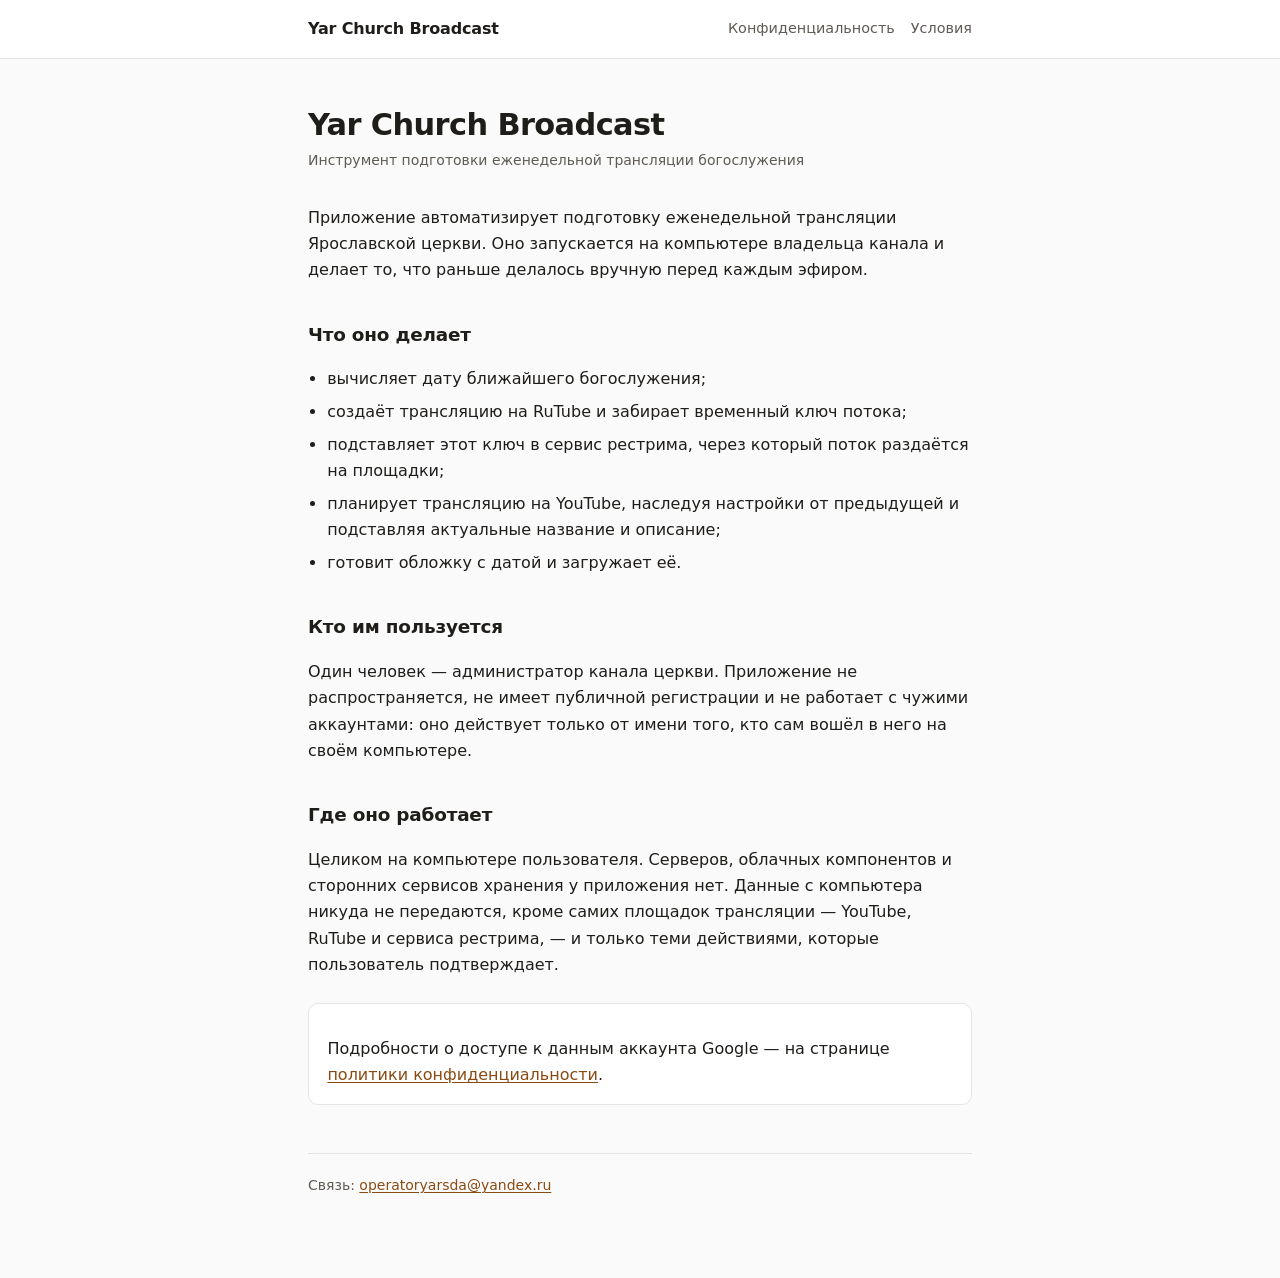
<file: index.html>
<!doctype html>
<html lang="ru">
<head>
<meta charset="utf-8">
<meta name="viewport" content="width=device-width, initial-scale=1">
<meta name="color-scheme" content="light dark">
<title>Yar Church Broadcast</title>
<link rel="stylesheet" href="style.css">
</head>
<body>

<header>
  <div class="inner">
    <strong>Yar Church Broadcast</strong>
    <nav>
      <a href="privacy.html">Конфиденциальность</a>
      <a href="terms.html">Условия</a>
    </nav>
  </div>
</header>

<main>
  <h1>Yar Church Broadcast</h1>
  <p class="updated">Инструмент подготовки еженедельной трансляции богослужения</p>

  <p>
    Приложение автоматизирует подготовку еженедельной трансляции Ярославской
    церкви. Оно запускается на компьютере владельца канала и делает то, что
    раньше делалось вручную перед каждым эфиром.
  </p>

  <h2>Что оно делает</h2>
  <ul>
    <li>вычисляет дату ближайшего богослужения;</li>
    <li>создаёт трансляцию на RuTube и забирает временный ключ потока;</li>
    <li>подставляет этот ключ в сервис рестрима, через который поток
      раздаётся на площадки;</li>
    <li>планирует трансляцию на YouTube, наследуя настройки от предыдущей и
      подставляя актуальные название и описание;</li>
    <li>готовит обложку с датой и загружает её.</li>
  </ul>

  <h2>Кто им пользуется</h2>
  <p>
    Один человек — администратор канала церкви. Приложение не распространяется,
    не имеет публичной регистрации и не работает с чужими аккаунтами: оно
    действует только от имени того, кто сам вошёл в него на своём компьютере.
  </p>

  <h2>Где оно работает</h2>
  <p>
    Целиком на компьютере пользователя. Серверов, облачных компонентов и
    сторонних сервисов хранения у приложения нет. Данные с компьютера никуда
    не передаются, кроме самих площадок трансляции — YouTube, RuTube и сервиса
    рестрима, — и только теми действиями, которые пользователь подтверждает.
  </p>

  <div class="note">
    <p>
      Подробности о доступе к данным аккаунта Google —
      на странице <a href="privacy.html">политики конфиденциальности</a>.
    </p>
  </div>

  <footer>
    Связь: <a href="mailto:operatoryarsda@yandex.ru">operatoryarsda@yandex.ru</a>
  </footer>
</main>

</body>
</html>
</file>
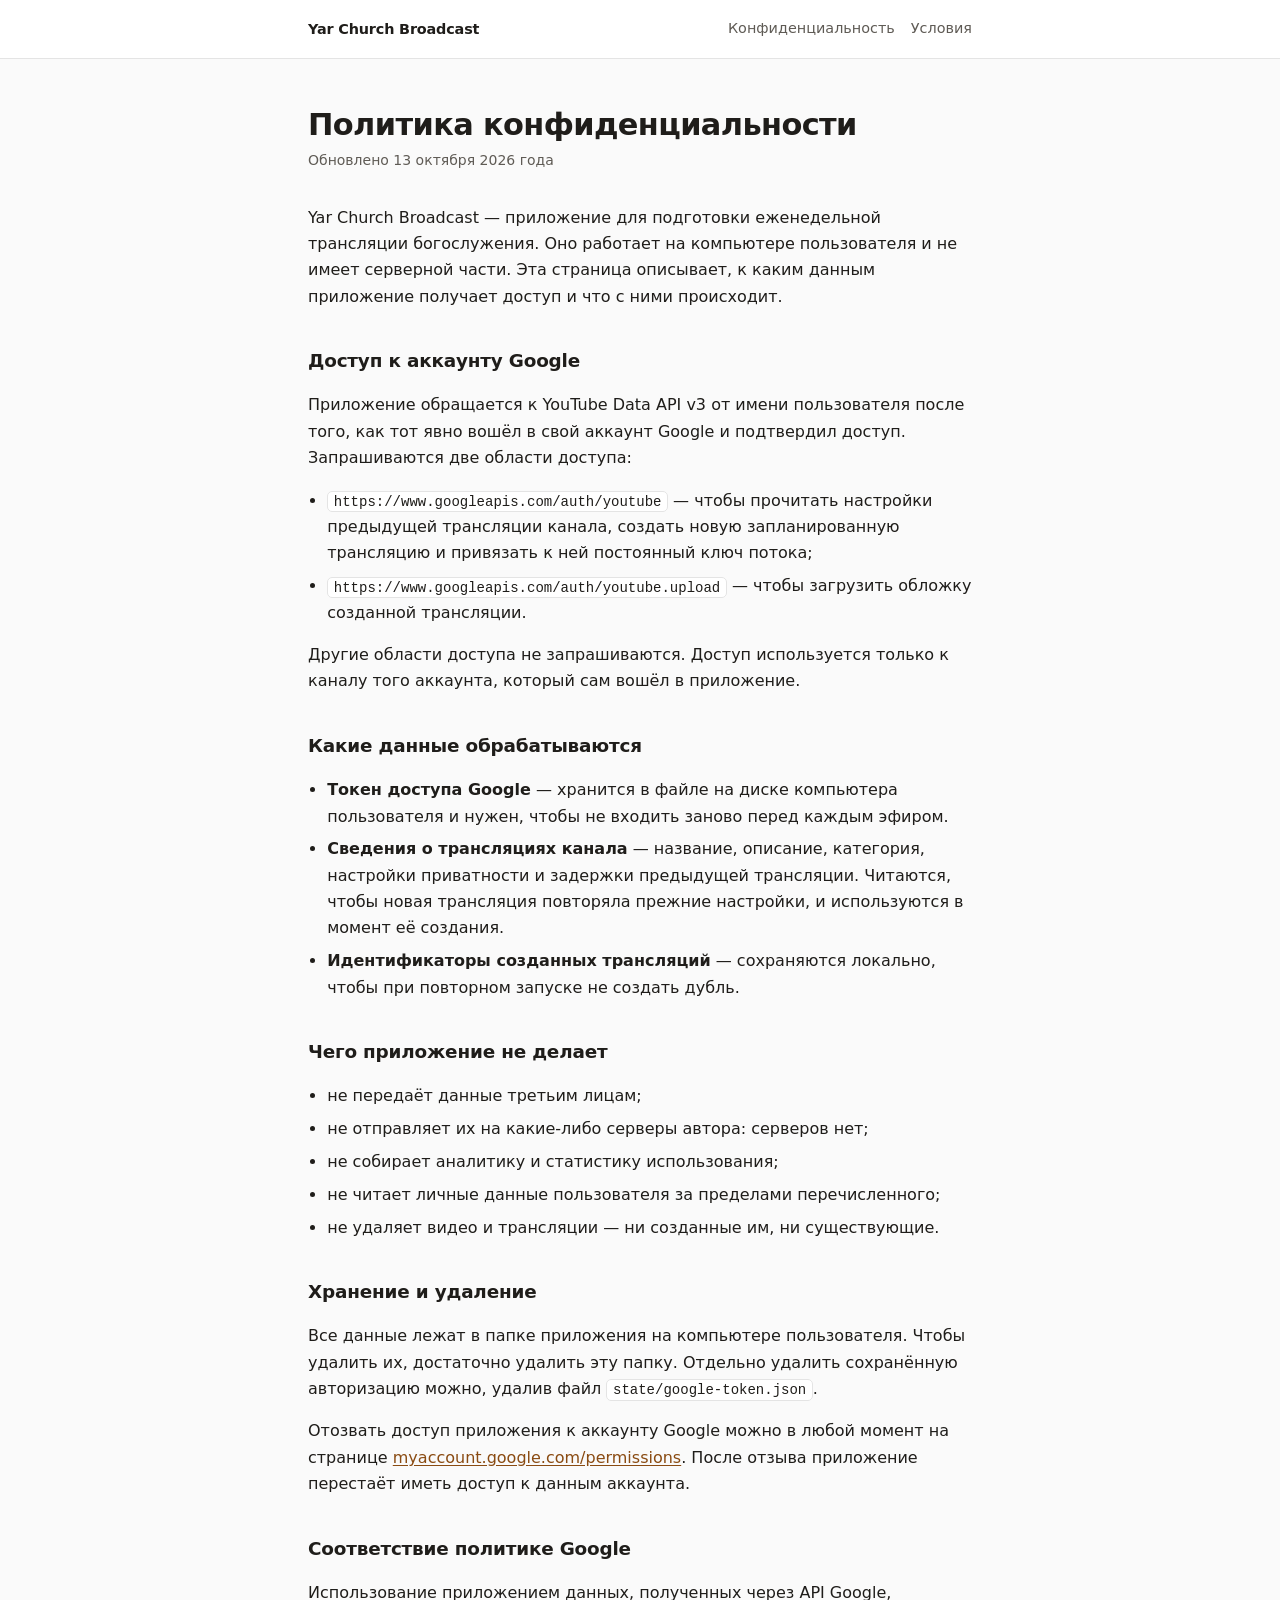
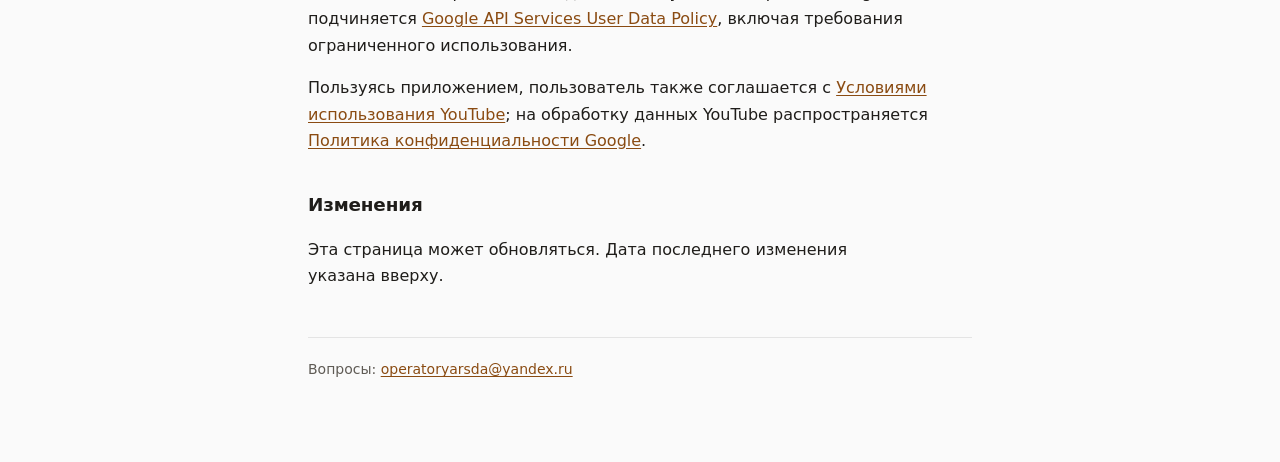
<file: privacy.html>
<!doctype html>
<html lang="ru">
<head>
<meta charset="utf-8">
<meta name="viewport" content="width=device-width, initial-scale=1">
<meta name="color-scheme" content="light dark">
<title>Политика конфиденциальности — Yar Church Broadcast</title>
<link rel="stylesheet" href="style.css">
</head>
<body>

<header>
  <div class="inner">
    <strong><a href="index.html" style="color:inherit">Yar Church Broadcast</a></strong>
    <nav>
      <a href="privacy.html">Конфиденциальность</a>
      <a href="terms.html">Условия</a>
    </nav>
  </div>
</header>

<main>
  <h1>Политика конфиденциальности</h1>
  <p class="updated">Обновлено 13 октября 2026 года</p>

  <p>
    Yar Church Broadcast — приложение для подготовки еженедельной трансляции
    богослужения. Оно работает на компьютере пользователя и не имеет серверной
    части. Эта страница описывает, к каким данным приложение получает доступ и
    что с ними происходит.
  </p>

  <h2>Доступ к аккаунту Google</h2>
  <p>
    Приложение обращается к YouTube Data API v3 от имени пользователя после
    того, как тот явно вошёл в свой аккаунт Google и подтвердил доступ. Запрашиваются
    две области доступа:
  </p>
  <ul>
    <li><code>https://www.googleapis.com/auth/youtube</code> — чтобы прочитать
      настройки предыдущей трансляции канала, создать новую запланированную
      трансляцию и привязать к ней постоянный ключ потока;</li>
    <li><code>https://www.googleapis.com/auth/youtube.upload</code> — чтобы
      загрузить обложку созданной трансляции.</li>
  </ul>
  <p>
    Другие области доступа не запрашиваются. Доступ используется только к
    каналу того аккаунта, который сам вошёл в приложение.
  </p>

  <h2>Какие данные обрабатываются</h2>
  <ul>
    <li><strong>Токен доступа Google</strong> — хранится в файле на диске
      компьютера пользователя и нужен, чтобы не входить заново перед каждым
      эфиром.</li>
    <li><strong>Сведения о трансляциях канала</strong> — название, описание,
      категория, настройки приватности и задержки предыдущей трансляции.
      Читаются, чтобы новая трансляция повторяла прежние настройки, и
      используются в момент её создания.</li>
    <li><strong>Идентификаторы созданных трансляций</strong> — сохраняются
      локально, чтобы при повторном запуске не создать дубль.</li>
  </ul>

  <h2>Чего приложение не делает</h2>
  <ul>
    <li>не передаёт данные третьим лицам;</li>
    <li>не отправляет их на какие-либо серверы автора: серверов нет;</li>
    <li>не собирает аналитику и статистику использования;</li>
    <li>не читает личные данные пользователя за пределами перечисленного;</li>
    <li>не удаляет видео и трансляции — ни созданные им, ни существующие.</li>
  </ul>

  <h2>Хранение и удаление</h2>
  <p>
    Все данные лежат в папке приложения на компьютере пользователя. Чтобы
    удалить их, достаточно удалить эту папку. Отдельно удалить сохранённую
    авторизацию можно, удалив файл <code>state/google-token.json</code>.
  </p>
  <p>
    Отозвать доступ приложения к аккаунту Google можно в любой момент на
    странице
    <a href="https://myaccount.google.com/permissions" target="_blank"
       rel="noreferrer">myaccount.google.com/permissions</a>.
    После отзыва приложение перестаёт иметь доступ к данным аккаунта.
  </p>

  <h2>Соответствие политике Google</h2>
  <p>
    Использование приложением данных, полученных через API Google, подчиняется
    <a href="https://developers.google.com/terms/api-services-user-data-policy"
       target="_blank" rel="noreferrer">Google API Services User Data Policy</a>,
    включая требования ограниченного использования.
  </p>
  <p>
    Пользуясь приложением, пользователь также соглашается с
    <a href="https://www.youtube.com/t/terms" target="_blank" rel="noreferrer">Условиями
    использования YouTube</a>; на обработку данных YouTube распространяется
    <a href="https://policies.google.com/privacy" target="_blank"
       rel="noreferrer">Политика конфиденциальности Google</a>.
  </p>

  <h2>Изменения</h2>
  <p>
    Эта страница может обновляться. Дата последнего изменения указана вверху.
  </p>

  <footer>
    Вопросы:
    <a href="mailto:operatoryarsda@yandex.ru">operatoryarsda@yandex.ru</a>
  </footer>
</main>

</body>
</html>
</file>
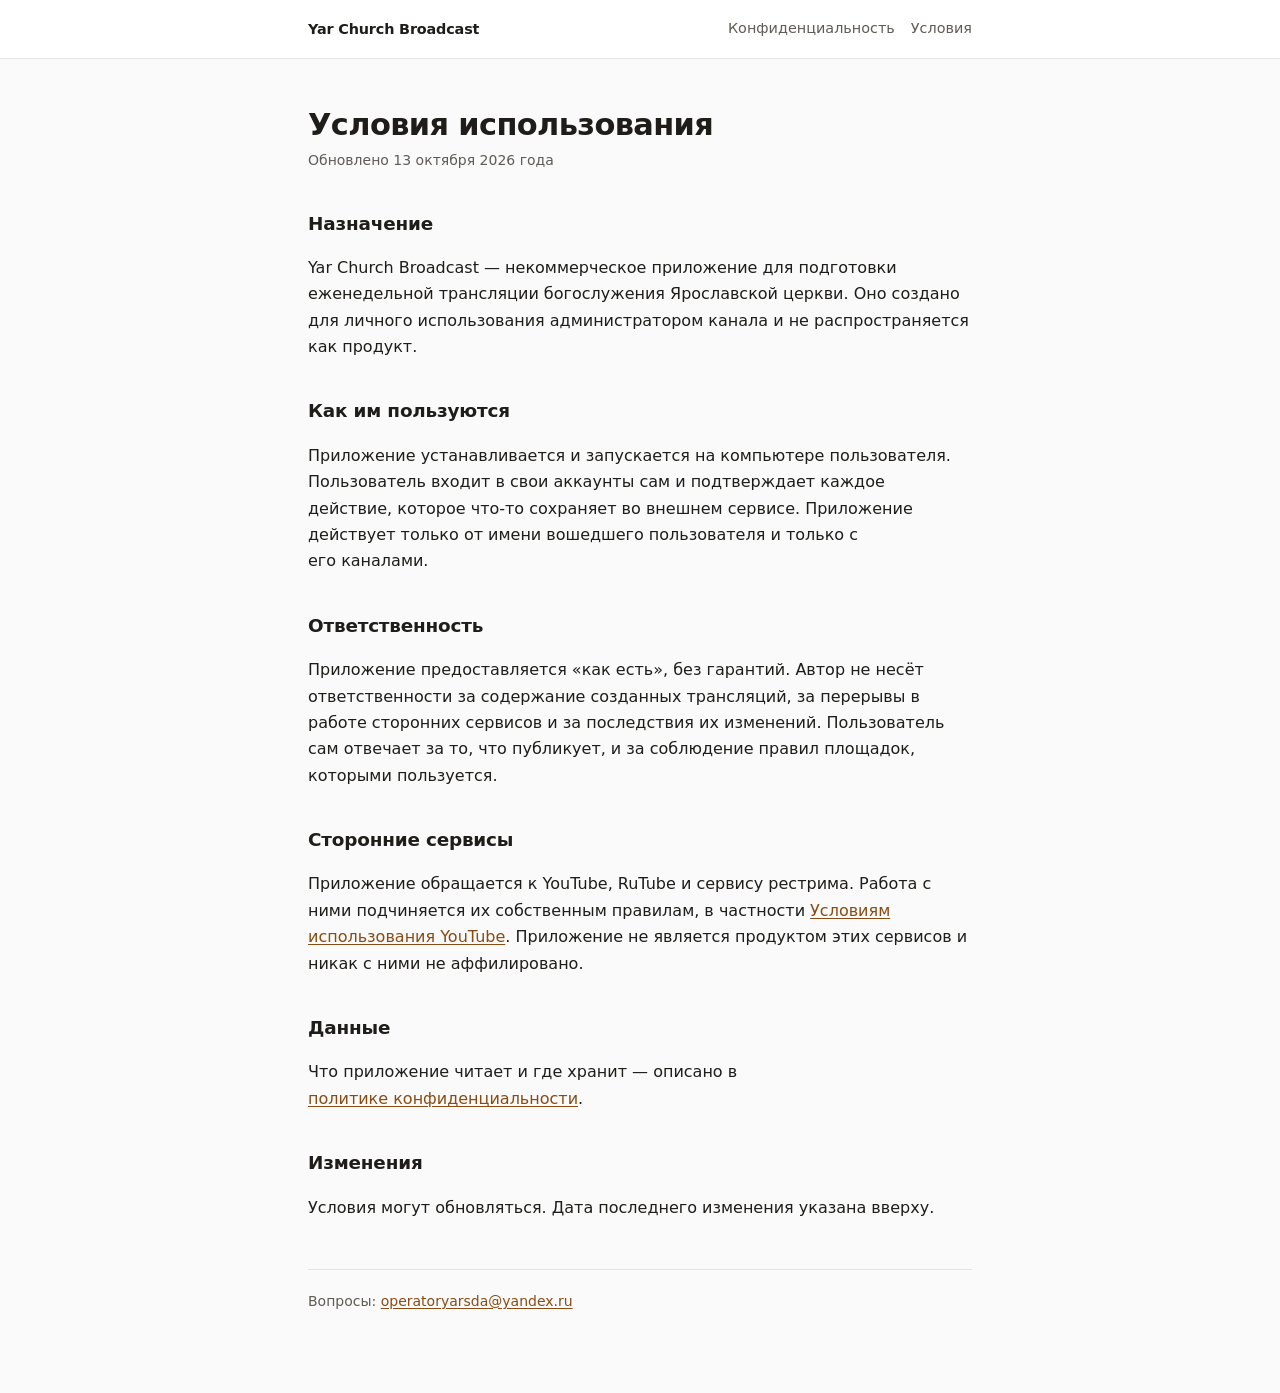
<file: terms.html>
<!doctype html>
<html lang="ru">
<head>
<meta charset="utf-8">
<meta name="viewport" content="width=device-width, initial-scale=1">
<meta name="color-scheme" content="light dark">
<title>Условия использования — Yar Church Broadcast</title>
<link rel="stylesheet" href="style.css">
</head>
<body>

<header>
  <div class="inner">
    <strong><a href="index.html" style="color:inherit">Yar Church Broadcast</a></strong>
    <nav>
      <a href="privacy.html">Конфиденциальность</a>
      <a href="terms.html">Условия</a>
    </nav>
  </div>
</header>

<main>
  <h1>Условия использования</h1>
  <p class="updated">Обновлено 13 октября 2026 года</p>

  <h2>Назначение</h2>
  <p>
    Yar Church Broadcast — некоммерческое приложение для подготовки
    еженедельной трансляции богослужения Ярославской церкви. Оно создано для
    личного использования администратором канала и не распространяется как
    продукт.
  </p>

  <h2>Как им пользуются</h2>
  <p>
    Приложение устанавливается и запускается на компьютере пользователя.
    Пользователь входит в свои аккаунты сам и подтверждает каждое действие,
    которое что-то сохраняет во внешнем сервисе. Приложение действует только
    от имени вошедшего пользователя и только с его каналами.
  </p>

  <h2>Ответственность</h2>
  <p>
    Приложение предоставляется «как есть», без гарантий. Автор не несёт
    ответственности за содержание созданных трансляций, за перерывы в работе
    сторонних сервисов и за последствия их изменений. Пользователь сам отвечает
    за то, что публикует, и за соблюдение правил площадок, которыми пользуется.
  </p>

  <h2>Сторонние сервисы</h2>
  <p>
    Приложение обращается к YouTube, RuTube и сервису рестрима. Работа с ними
    подчиняется их собственным правилам, в частности
    <a href="https://www.youtube.com/t/terms" target="_blank"
       rel="noreferrer">Условиям использования YouTube</a>.
    Приложение не является продуктом этих сервисов и никак с ними не
    аффилировано.
  </p>

  <h2>Данные</h2>
  <p>
    Что приложение читает и где хранит — описано в
    <a href="privacy.html">политике конфиденциальности</a>.
  </p>

  <h2>Изменения</h2>
  <p>
    Условия могут обновляться. Дата последнего изменения указана вверху.
  </p>

  <footer>
    Вопросы:
    <a href="mailto:operatoryarsda@yandex.ru">operatoryarsda@yandex.ru</a>
  </footer>
</main>

</body>
</html>
</file>
<file: style.css>
:root {
  --bg: #fafafa;
  --surface: #ffffff;
  --line: #e4e4e4;
  --ink: #1f1d1a;
  --ink-dim: #5f5b55;
  --accent: #8a4b12;
}
@media (prefers-color-scheme: dark) {
  :root {
    --bg: #17150f;
    --surface: #211e18;
    --line: #35312a;
    --ink: #f2efe9;
    --ink-dim: #b4ada1;
    --accent: #e0a452;
  }
}
* { box-sizing: border-box; }
body {
  margin: 0;
  background: var(--bg);
  color: var(--ink);
  font: 16px/1.65 -apple-system, "Segoe UI", system-ui, Roboto, sans-serif;
}
main {
  max-width: 44rem;
  margin: 0 auto;
  padding: 3rem 1.25rem 5rem;
}
header {
  border-bottom: 1px solid var(--line);
  background: var(--surface);
}
header .inner {
  max-width: 44rem;
  margin: 0 auto;
  padding: 1rem 1.25rem;
  display: flex;
  gap: 1rem;
  align-items: center;
  flex-wrap: wrap;
}
header strong { letter-spacing: -0.01em; }
header a {
  color: var(--ink-dim);
  text-decoration: none;
  font-size: 0.9rem;
}
header a:hover { color: var(--ink); }
header nav { display: flex; gap: 1rem; margin-left: auto; }
h1 {
  font-size: 1.9rem;
  line-height: 1.2;
  letter-spacing: -0.02em;
  margin: 0 0 0.35rem;
  text-wrap: balance;
}
h2 {
  font-size: 1.15rem;
  margin: 2.25rem 0 0.6rem;
  letter-spacing: -0.01em;
}
.updated { color: var(--ink-dim); font-size: 0.875rem; margin: 0 0 2rem; }
p, li { color: var(--ink); text-wrap: pretty; }
ul { padding-left: 1.2rem; }
li { margin-bottom: 0.4rem; }
a { color: var(--accent); text-underline-offset: 2px; }
code {
  background: var(--surface);
  border: 1px solid var(--line);
  border-radius: 5px;
  padding: 0.1rem 0.35rem;
  font-size: 0.875em;
  font-family: ui-monospace, Consolas, monospace;
}
.note {
  background: var(--surface);
  border: 1px solid var(--line);
  border-radius: 10px;
  padding: 1rem 1.15rem;
  margin: 1.5rem 0;
}
.note p:last-child { margin-bottom: 0; }
footer {
  border-top: 1px solid var(--line);
  margin-top: 3rem;
  padding-top: 1.25rem;
  color: var(--ink-dim);
  font-size: 0.875rem;
}
</file>
